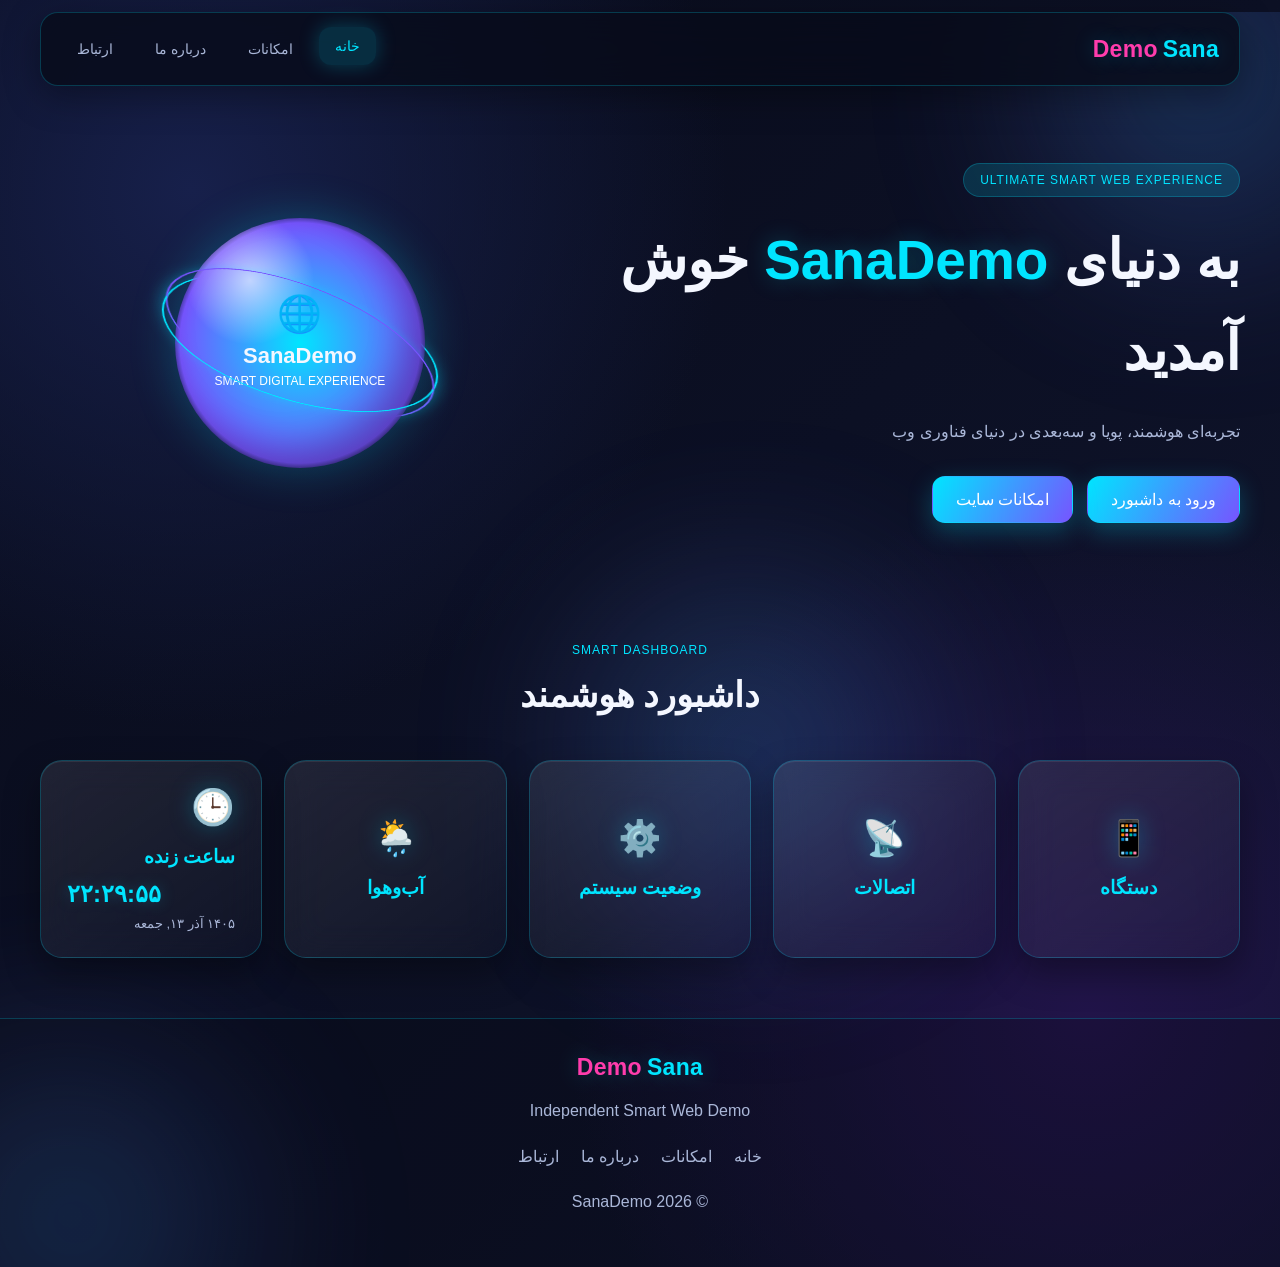
<file: index.html>
<!DOCTYPE html>
<html lang="fa" dir="rtl">

<head>
    <meta charset="UTF-8">
    <meta name="viewport" content="width=device-width, initial-scale=1.0">
    <meta name="theme-color" content="#080b1c">

    <meta name="description" content="SanaDemo یک پروژه مستقل و آزمایشی برای نمایش قابلیت‌های وب، اطلاعات دستگاه و امکانات هوشمند است.">

    <title>SanaDemo | داشبورد هوشمند</title>

    <link rel="stylesheet" href="style.css">
    <script src="script.js" defer></script>
</head>

<body>

    <!-- Background Effects -->
    <div class="background-effects">
        <div class="hero-orb orb-one"></div>
        <div class="hero-orb orb-two"></div>
        <div class="hero-orb orb-three"></div>
    </div>

    <!-- Navigation -->
    <header class="navbar">
        <div class="nav-content">

            <a href="index.html" class="logo">
                Sana<span>Demo</span>
            </a>

            <button class="menu-toggle"
                    id="menu-toggle"
                    aria-label="باز کردن منو"
                    aria-expanded="false">
                ☰
            </button>

            <nav class="nav-links" id="main-navigation">
                <a href="index.html" class="active">خانه</a>
                <a href="features.html">امکانات</a>
                <a href="about.html">درباره ما</a>
                <a href="contact.html">ارتباط</a>
            </nav>

        </div>
    </header>

    <main>

        <!-- Hero -->
        <section class="hero-section">

            <div class="hero-content">

                <span class="hero-badge">
                    ULTIMATE SMART WEB EXPERIENCE
                </span>

                <h1>
                    به دنیای
                    <span>SanaDemo</span>
                    خوش آمدید
                </h1>

                <p>
                    تجربه‌ای هوشمند، پویا و سه‌بعدی
                    در دنیای فناوری وب
                </p>

                <div class="hero-buttons">

                    <a href="#dashboard" class="btn-primary">
                        ورود به داشبورد
                    </a>

                    <a href="features.html" class="btn-secondary">
                        امکانات سایت
                    </a>

                </div>

            </div>

            <div class="hero-visual">

                <div class="float-3d">

                    <div class="hero-visual-inner">
                        <div class="visual-icon">🌐</div>
                        <h2>SanaDemo</h2>
                        <p>SMART DIGITAL EXPERIENCE</p>
                    </div>

                </div>

            </div>

        </section>

        <!-- Main Dashboard -->
        <section class="dashboard-section" id="dashboard">

            <div class="section-title">

                <span>SMART DASHBOARD</span>

                <h2>داشبورد هوشمند</h2>

            </div>

            <div class="dashboard-grid">

                <!-- Device -->
                <a href="device.html"
                   class="dashboard-card device-link-card">

                    <div class="card-icon">📱</div>
                    <h3>دستگاه</h3>

                </a>

                <!-- Connections -->
                <a href="features.html"
                   class="dashboard-card">

                    <div class="card-icon">📡</div>
                    <h3>اتصالات</h3>

                </a>

                <!-- System Status -->
                <a href="features.html"
                   class="dashboard-card">

                    <div class="card-icon">⚙️</div>
                    <h3>وضعیت سیستم</h3>

                </a>

                <!-- Weather -->
                <a href="features.html"
                   class="dashboard-card">

                    <div class="card-icon">🌦️</div>
                    <h3>آب‌وهوا</h3>

                </a>

                <!-- Live Clock -->
                <div class="dashboard-card">

                    <div class="card-icon">🕒</div>

                    <h3>ساعت زنده</h3>

                    <div class="clock-display" id="live-clock">
                        --:--:--
                    </div>

                    <div class="date-display" id="live-date">
                        در حال دریافت تاریخ...
                    </div>

                </div>

            </div>

        </section>

    </main>

    <!-- Footer -->
    <footer>

        <div class="footer-content">

            <a href="index.html" class="logo">
                Sana<span>Demo</span>
            </a>

            <p>
                Independent Smart Web Demo
            </p>

            <div class="footer-links">

                <a href="index.html">خانه</a>
                <a href="features.html">امکانات</a>
                <a href="about.html">درباره ما</a>
                <a href="contact.html">ارتباط</a>

            </div>

            <p class="copyright">
                © 2026 SanaDemo
            </p>

        </div>

    </footer>

</body>
</html>
</file>
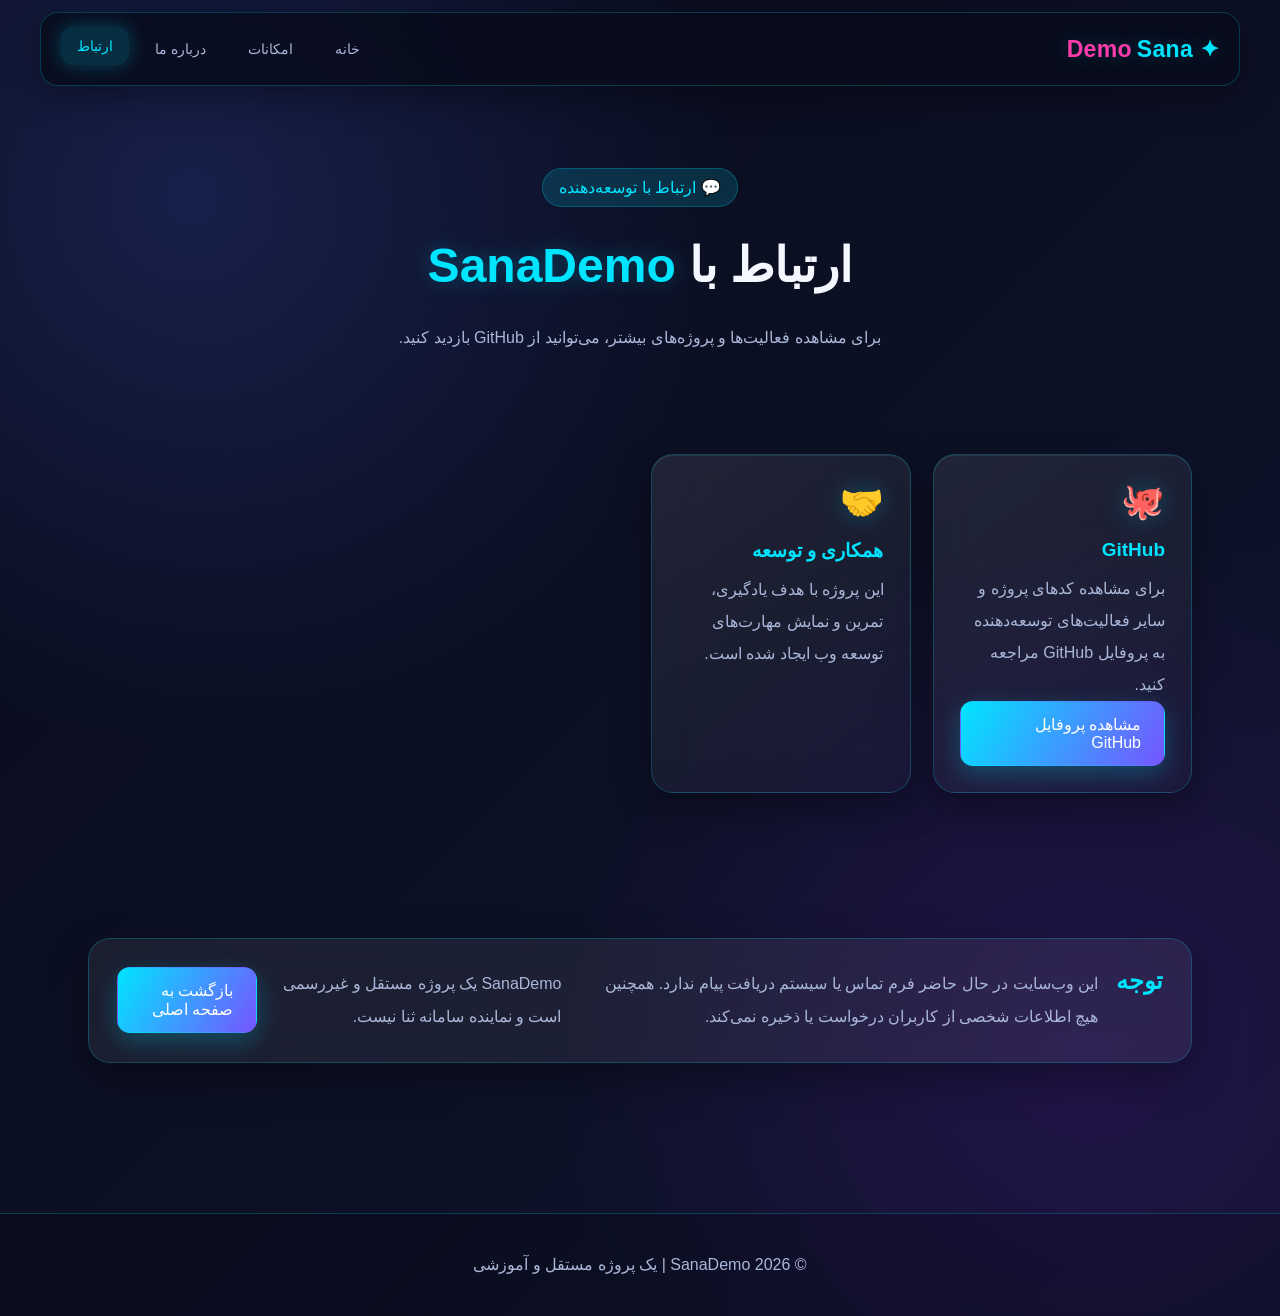
<file: contact.html>
<!DOCTYPE html>
<html lang="fa" dir="rtl">
<head>
    <meta charset="UTF-8">
    <meta name="viewport" content="width=device-width, initial-scale=1.0">
    <meta name="theme-color" content="#080b18">
    <meta name="description" content="راه ارتباط با توسعه‌دهنده پروژه آموزشی SanaDemo.">
    <title>SanaDemo | ارتباط با ما</title>
    <link rel="stylesheet" href="style.css">
</head>
<body>

<header class="navbar">
    <div class="container nav-content">
        <a href="index.html" class="brand">✦ Sana<span>Demo</span></a>

        <nav class="nav-links">
            <a href="index.html">خانه</a>
            <a href="features.html">امکانات</a>
            <a href="about.html">درباره ما</a>
            <a href="contact.html">ارتباط</a>
        </nav>
    </div>
</header>

<main>
    <section class="page-header container">
        <span class="hero-tag">💬 ارتباط با توسعه‌دهنده</span>
        <h1>ارتباط با <span>SanaDemo</span></h1>
        <p>برای مشاهده فعالیت‌ها و پروژه‌های بیشتر، می‌توانید از GitHub بازدید کنید.</p>
    </section>

    <section class="section container">
        <div class="grid">

            <article class="card">
                <div class="card-icon">🐙</div>
                <h3>GitHub</h3>
                <p>
                    برای مشاهده کدهای پروژه و سایر فعالیت‌های توسعه‌دهنده
                    به پروفایل GitHub مراجعه کنید.
                </p>

                <a href="https://github.com/mohamad7899"
                   class="btn"
                   target="_blank"
                   rel="noopener noreferrer">
                    مشاهده پروفایل GitHub
                </a>
            </article>

            <article class="card">
                <div class="card-icon">🤝</div>
                <h3>همکاری و توسعه</h3>
                <p>
                    این پروژه با هدف یادگیری، تمرین و نمایش مهارت‌های
                    توسعه وب ایجاد شده است.
                </p>
            </article>

        </div>
    </section>

    <section class="section container">
        <div class="info-box">
            <h2>توجه</h2>
            <p>
                این وب‌سایت در حال حاضر فرم تماس یا سیستم دریافت پیام ندارد.
                همچنین هیچ اطلاعات شخصی از کاربران درخواست یا ذخیره نمی‌کند.
            </p>

            <p>
                SanaDemo یک پروژه مستقل و غیررسمی است و نماینده سامانه ثنا نیست.
            </p>

            <a href="index.html" class="btn">بازگشت به صفحه اصلی</a>
        </div>
    </section>
</main>

<footer class="footer">
    <p>© 2026 SanaDemo | یک پروژه مستقل و آموزشی</p>
</footer>

<script src="script.js" defer></script>
</body>
</html>
</file>
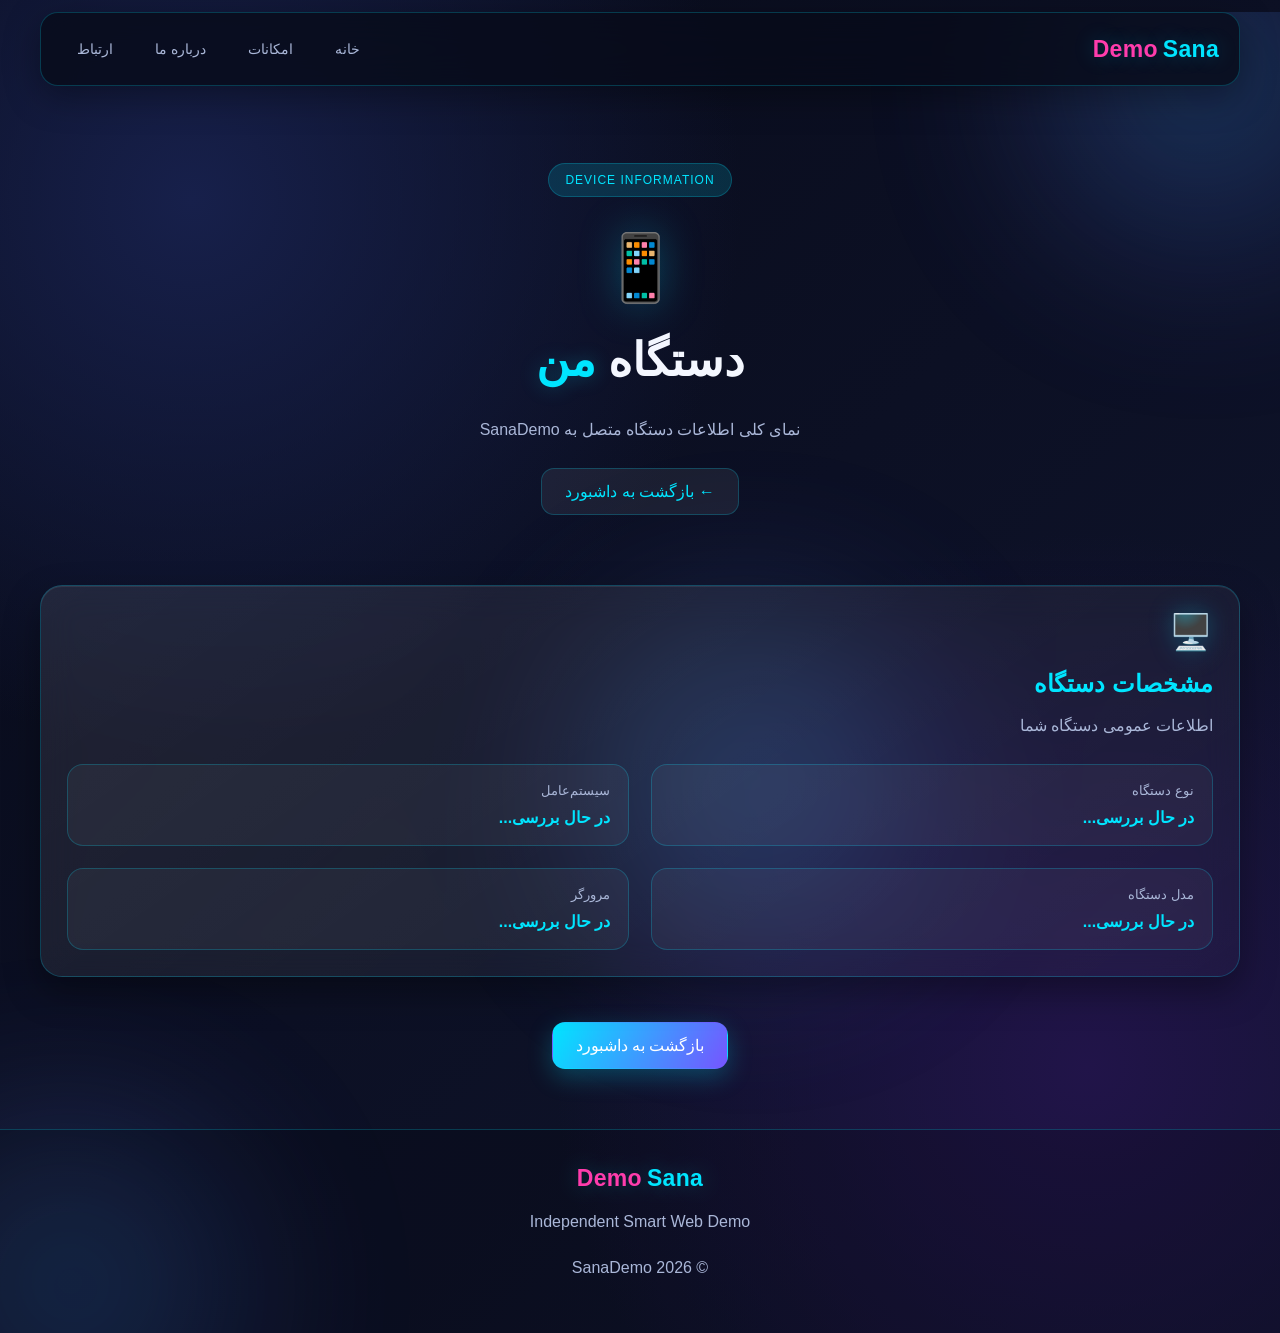
<file: device.html>
<!DOCTYPE html>
<html lang="fa" dir="rtl">
<head>
    <meta charset="UTF-8">
    <meta name="viewport" content="width=device-width, initial-scale=1.0">
    <meta name="theme-color" content="#080b1c">

    <meta name="description" content="نمای کلی دستگاه در SanaDemo">

    <title>SanaDemo | دستگاه من</title>

    <link rel="stylesheet" href="style.css">
    <script src="script.js" defer></script>
</head>

<body data-page="device">

    <!-- Background Effects -->
    <div class="background-effects">
        <div class="hero-orb orb-one"></div>
        <div class="hero-orb orb-two"></div>
        <div class="hero-orb orb-three"></div>
    </div>

    <!-- Navigation -->
    <header class="navbar">
        <div class="nav-content">

            <a href="index.html" class="logo">
                Sana<span>Demo</span>
            </a>

            <button class="menu-toggle"
                    id="menu-toggle"
                    aria-label="باز کردن منو"
                    aria-expanded="false">
                ☰
            </button>

            <nav class="nav-links" id="main-navigation">
                <a href="index.html">خانه</a>
                <a href="features.html">امکانات</a>
                <a href="about.html">درباره ما</a>
                <a href="contact.html">ارتباط</a>
            </nav>

        </div>
    </header>

    <!-- Main Device Page -->
    <main class="device-page">

        <!-- Hero -->
        <section class="device-hero">

            <span class="hero-badge">
                DEVICE INFORMATION
            </span>

            <div class="device-hero-icon">
                📱
            </div>

            <h1>
                دستگاه
                <span>من</span>
            </h1>

            <p>
                نمای کلی اطلاعات دستگاه متصل به SanaDemo
            </p>

            <a href="index.html#dashboard" class="btn-secondary">
                ← بازگشت به داشبورد
            </a>

        </section>

        <!-- Device Overview Card -->
        <section class="device-overview dashboard-card">

            <div class="card-icon">🖥️</div>

            <h2>مشخصات دستگاه</h2>

            <p>
                اطلاعات عمومی دستگاه شما
            </p>

            <div class="device-grid">

                <div class="device-card">
                    <span>نوع دستگاه</span>
                    <strong id="device-type">
                        در حال بررسی...
                    </strong>
                </div>

                <div class="device-card">
                    <span>سیستم‌عامل</span>
                    <strong id="device-os">
                        در حال بررسی...
                    </strong>
                </div>

                <div class="device-card">
                    <span>مدل دستگاه</span>
                    <strong id="device-model">
                        در حال بررسی...
                    </strong>
                </div>

                <div class="device-card">
                    <span>مرورگر</span>
                    <strong id="device-browser">
                        در حال بررسی...
                    </strong>
                </div>

            </div>

        </section>

        <!-- Back Button -->
        <div class="device-back">
            <a href="index.html#dashboard" class="btn-primary">
                بازگشت به داشبورد
            </a>
        </div>

    </main>

    <!-- Footer -->
    <footer>

        <div class="footer-content">

            <a href="index.html" class="logo">
                Sana<span>Demo</span>
            </a>

            <p>Independent Smart Web Demo</p>

            <p class="copyright">
                © 2026 SanaDemo
            </p>

        </div>

    </footer>

</body>
</html>
</file>
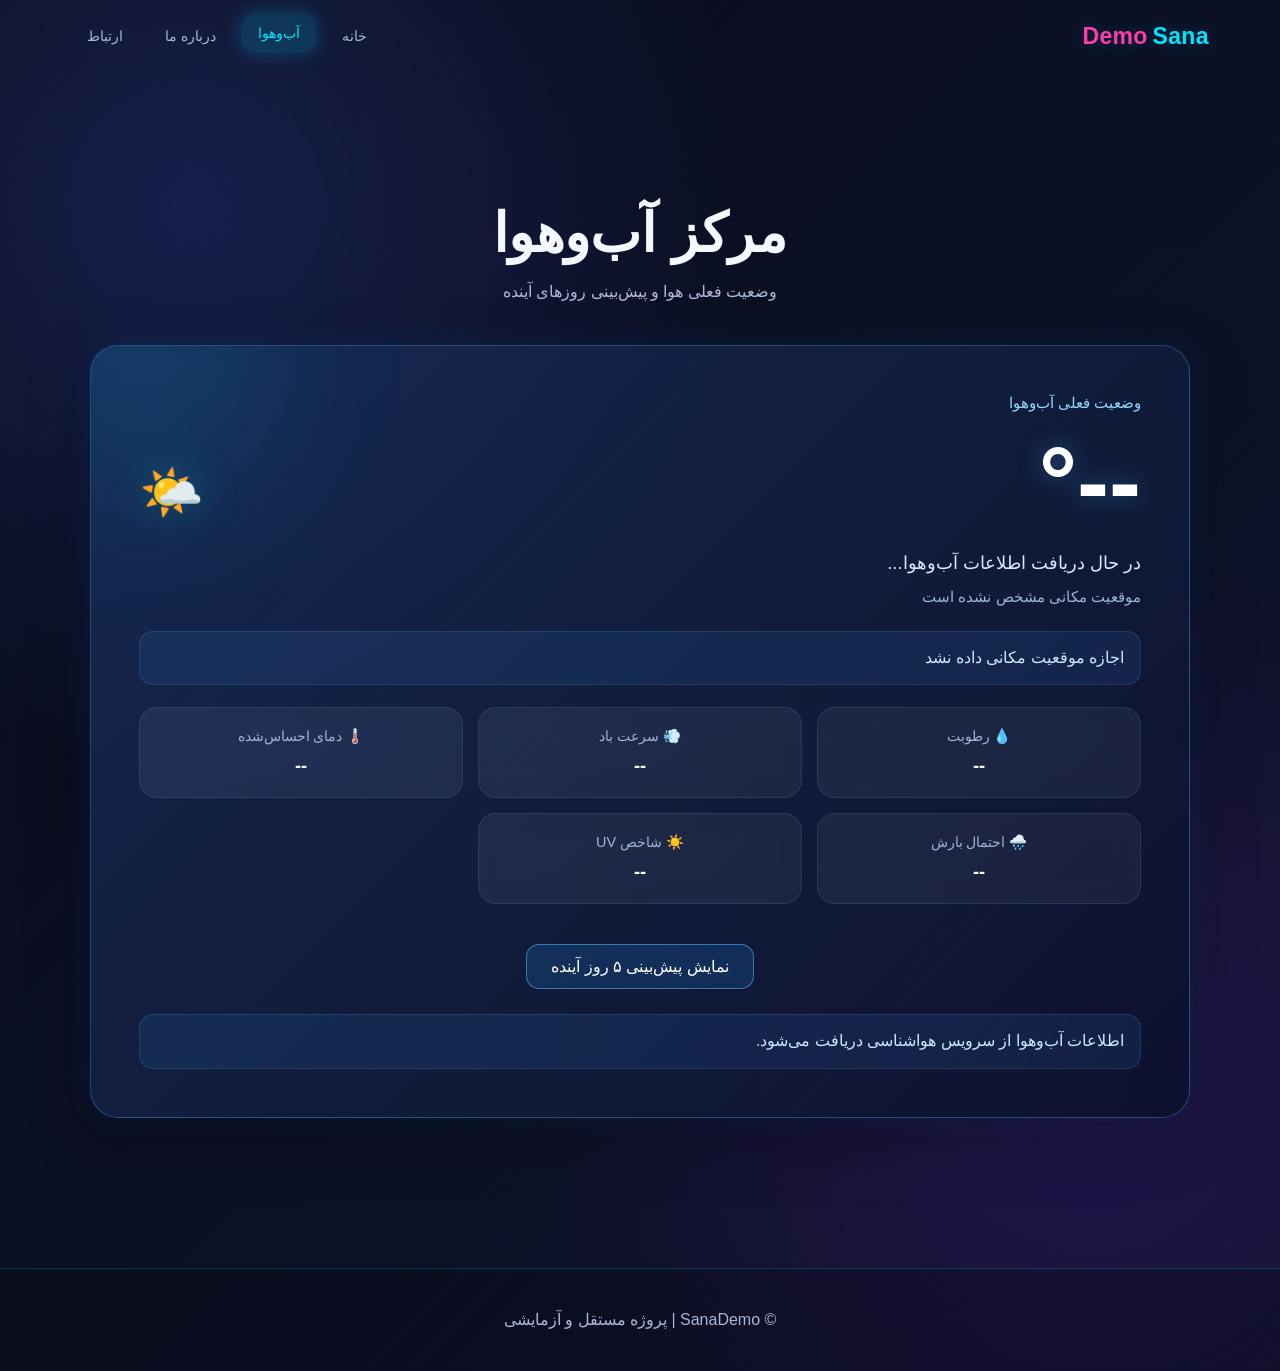
<file: features.html>
<!DOCTYPE html>
<html lang="fa" dir="rtl">
<head>
    <meta charset="UTF-8">
    <meta name="viewport" content="width=device-width, initial-scale=1.0">
    <meta name="theme-color" content="#080b1c">
    <meta name="description" content="مرکز نمایش وضعیت آب‌وهوا و پیش‌بینی روزهای آینده در SanaDemo">
    <title>SanaDemo | مرکز آب‌وهوا</title>

    <link rel="stylesheet" href="style.css">
    <script src="script.js" defer></script>

    <style>
        .weather-page {
            width: min(1100px, 92%);
            margin: 0 auto;
            padding: 65px 0 90px;
        }

        .feature-page-heading {
            text-align: center;
            margin-bottom: 38px;
            animation: weatherEnter 0.8s ease both;
        }

        .feature-page-heading h1 {
            font-size: clamp(2rem, 5vw, 3.4rem);
            margin-bottom: 12px;
        }

        .feature-page-heading p {
            color: #aebbd8;
            line-height: 1.9;
        }

        .weather-card {
            position: relative;
            overflow: hidden;
            padding: clamp(24px, 5vw, 48px);
            border: 1px solid rgba(91, 190, 255, 0.3);
            border-radius: 28px;
            background: linear-gradient(
                135deg,
                rgba(25, 48, 91, 0.78),
                rgba(12, 17, 43, 0.88)
            );
            box-shadow: 0 20px 65px rgba(0, 0, 0, 0.3),
                        0 0 35px rgba(35, 150, 255, 0.12);
            transform-style: preserve-3d;
            animation: weatherEnter 0.9s ease both;
        }

        .weather-card::before {
            content: "";
            position: absolute;
            width: 260px;
            height: 260px;
            border-radius: 50%;
            background: rgba(0, 190, 255, 0.12);
            filter: blur(65px);
            top: -100px;
            left: -70px;
            pointer-events: none;
        }

        .weather-main {
            position: relative;
            display: flex;
            align-items: center;
            justify-content: space-between;
            flex-wrap: wrap;
            gap: 25px;
        }

        .weather-main-info {
            flex: 1;
            min-width: 220px;
        }

        .weather-label {
            color: #91d9ff;
            font-size: 0.95rem;
            margin-bottom: 12px;
        }

        .weather-temperature {
            font-size: clamp(3.5rem, 9vw, 6rem);
            font-weight: 800;
            line-height: 1.2;
            color: #fff;
            text-shadow: 0 0 25px rgba(66, 190, 255, 0.4);
        }

        .weather-description {
            color: #d9eaff;
            font-size: 1.15rem;
            margin-top: 8px;
        }

        .weather-location {
            color: #9fb4d7;
            margin-top: 14px;
            font-size: 0.95rem;
        }

        .weather-icon {
            font-size: clamp(5rem, 13vw, 9rem);
            filter: drop-shadow(0 0 25px rgba(76, 190, 255, 0.45));
            animation: weatherFloat 4s ease-in-out infinite;
        }

        .weather-status {
            position: relative;
            margin-top: 25px;
            padding: 12px 16px;
            border-radius: 14px;
            color: #c9eaff;
            background: rgba(70, 160, 255, 0.1);
            border: 1px solid rgba(100, 190, 255, 0.15);
            line-height: 1.8;
        }

        .weather-details {
            display: grid;
            grid-template-columns: repeat(3, minmax(0, 1fr));
            gap: 15px;
            margin-top: 22px;
        }

        .weather-detail {
            padding: 20px 12px;
            text-align: center;
            border-radius: 18px;
            background: rgba(255, 255, 255, 0.055);
            border: 1px solid rgba(130, 190, 255, 0.13);
            transition: transform 0.3s ease, background 0.3s ease;
        }

        .weather-detail:hover {
            transform: translateY(-6px);
            background: rgba(60, 150, 255, 0.13);
        }

        .weather-detail span {
            display: block;
            color: #9fb4d7;
            font-size: 0.9rem;
            margin-bottom: 10px;
        }

        .weather-detail strong {
            color: #fff;
            font-size: 1.15rem;
        }

        .weather-actions {
            display: flex;
            justify-content: center;
            margin-top: 25px;
        }

        .weather-action {
            border: 1px solid rgba(95, 200, 255, 0.5);
            border-radius: 13px;
            padding: 12px 24px;
            color: #fff;
            background: rgba(25, 130, 220, 0.2);
            font: inherit;
            cursor: pointer;
            transition: 0.3s ease;
        }

        .weather-action:hover {
            background: rgba(25, 150, 255, 0.4);
            box-shadow: 0 0 22px rgba(50, 170, 255, 0.25);
            transform: translateY(-3px);
        }

        .weather-panel {
            display: none;
            margin-top: 25px;
            animation: weatherEnter 0.5s ease both;
        }

        .weather-panel.active {
            display: block;
        }

        .weather-panel h2 {
            margin-bottom: 18px;
            font-size: 1.35rem;
        }

        .weather-forecast {
            display: grid;
            grid-template-columns: repeat(5, minmax(0, 1fr));
            gap: 12px;
        }

        .forecast-item {
            padding: 18px 8px;
            text-align: center;
            border-radius: 16px;
            background: rgba(255, 255, 255, 0.055);
            border: 1px solid rgba(130, 190, 255, 0.13);
        }

        .forecast-item > * {
            display: block;
            margin: 7px auto;
        }

        .forecast-item span {
            color: #aebbd8;
            font-size: 0.85rem;
        }

        .forecast-item strong {
            color: #fff;
        }

        @keyframes weatherFloat {
            0%, 100% { transform: translateY(0) rotate(-3deg); }
            50% { transform: translateY(-15px) rotate(3deg); }
        }

        @keyframes weatherEnter {
            from {
                opacity: 0;
                transform: translateY(25px);
            }
            to {
                opacity: 1;
                transform: translateY(0);
            }
        }

        @media (max-width: 650px) {
            .weather-page {
                padding-top: 40px;
            }

            .weather-details {
                grid-template-columns: repeat(2, minmax(0, 1fr));
            }

            .weather-forecast {
                grid-template-columns: repeat(2, minmax(0, 1fr));
            }

            .weather-main {
                justify-content: center;
                text-align: center;
            }

            .weather-icon {
                order: -1;
            }
        }

        @media (prefers-reduced-motion: reduce) {
            .weather-card,
            .weather-icon,
            .feature-page-heading {
                animation: none;
            }

            .weather-detail,
            .weather-action {
                transition: none;
            }
        }
    </style>
</head>

<body>
    <div class="background-effects" aria-hidden="true">
        <div class="bg-orb"></div>
        <div class="bg-orb"></div>
        <div class="bg-orb"></div>
    </div>

    <header class="container">
        <nav class="nav-content">
            <a href="index.html" class="brand">Sana<span>Demo</span></a>

            <div class="nav-links">
                <a href="index.html">خانه</a>
                <a href="features.html" class="active">آب‌وهوا</a>
                <a href="about.html">درباره ما</a>
                <a href="contact.html">ارتباط</a>
            </div>
        </nav>
    </header>

    <main class="weather-page">
        <section class="feature-page-heading">
            <h1>مرکز آب‌وهوا</h1>
            <p>وضعیت فعلی هوا و پیش‌بینی روزهای آینده</p>
        </section>

        <section class="weather-card" id="weather-card">
            <div class="weather-main">
                <div class="weather-main-info">
                    <div class="weather-label">وضعیت فعلی آب‌وهوا</div>

                    <div class="weather-temperature" id="weather-temperature">
                        --°
                    </div>

                    <div class="weather-description" id="weather-description">
                        در حال دریافت اطلاعات آب‌وهوا...
                    </div>

                    <div class="weather-location" id="weather-location">
                        موقعیت مکانی مشخص نشده است
                    </div>
                </div>

                <div class="weather-icon" id="weather-icon" aria-hidden="true">
                    🌤️
                </div>
            </div>

            <div class="weather-status" id="weather-card-status" role="status" aria-live="polite">
                برای نمایش آب‌وهوای منطقه، اجازه موقعیت مکانی مرورگر لازم است.
            </div>

            <div class="weather-details">
                <div class="weather-detail">
                    <span>💧 رطوبت</span>
                    <strong id="weather-humidity">--</strong>
                </div>

                <div class="weather-detail">
                    <span>💨 سرعت باد</span>
                    <strong id="weather-wind">--</strong>
                </div>

                <div class="weather-detail">
                    <span>🌡️ دمای احساس‌شده</span>
                    <strong id="weather-feels">--</strong>
                </div>

                <div class="weather-detail">
                    <span>🌧️ احتمال بارش</span>
                    <strong id="weather-rain">--</strong>
                </div>

                <div class="weather-detail">
                    <span>☀️ شاخص UV</span>
                    <strong id="weather-uv">--</strong>
                </div>
            </div>

            <div class="weather-actions">
                <button class="weather-action" id="weather-open" type="button">
                    نمایش پیش‌بینی ۵ روز آینده
                </button>
            </div>

            <div class="weather-panel" id="weather-panel">
                <h2>پیش‌بینی آب‌وهوا</h2>

                <div class="weather-status" id="weather-detail-status" role="status">
                    اطلاعات پیش‌بینی در حال بارگذاری است.
                </div>

                <div class="weather-forecast" id="weather-forecast"></div>
            </div>

            <div class="weather-status" id="weather-detail-temp">
                اطلاعات آب‌وهوا از سرویس هواشناسی دریافت می‌شود.
            </div>
        </section>
    </main>

    <footer class="footer">
        <p>© SanaDemo | پروژه مستقل و آزمایشی</p>
    </footer>
</body>
</html>
</file>
<file: style.css>
/* =========================================================
   SanaDemo - Complete Responsive Design
   Neon + Glassmorphism + 3D + Dynamic Weather
========================================================= */

/* ================= ROOT ================= */

:root {
    --bg: #080b1a;
    --bg-secondary: #10152e;

    --primary: #00e5ff;
    --secondary: #7655ff;
    --accent: #ff3cac;

    --text: #f4f7ff;
    --muted: #aab7d8;

    --card-bg: rgba(255,255,255,.065);
    --card-border: rgba(0,229,255,.22);
    --nav-bg: rgba(8,11,26,.82);

    --glow: rgba(0,229,255,.25);
    --shadow: rgba(0,0,0,.35);

    --weather-light: rgba(0,229,255,.15);
    --weather-overlay: rgba(8,11,26,.15);

    --radius: 22px;
    --transition: .35s ease;

    --container: 1200px;
}

/* ================= RESET ================= */

* {
    margin: 0;
    padding: 0;
    box-sizing: border-box;
}

html {
    scroll-behavior: smooth;
    scroll-padding-top: 100px;
}

body {
    min-height: 100vh;
    overflow-x: hidden;

    font-family: Tahoma, Arial, sans-serif;
    color: var(--text);

    background:
        radial-gradient(circle at 15% 15%, #17204b 0%, transparent 35%),
        radial-gradient(circle at 85% 80%, #211449 0%, transparent 35%),
        linear-gradient(135deg, var(--bg), var(--bg-secondary));

    transition: background 1.2s ease, color .8s ease;

    perspective: 1200px;
    position: relative;
    isolation: isolate;
}

a {
    color: inherit;
    text-decoration: none;
}

button {
    font-family: inherit;
}

img {
    max-width: 100%;
}

p {
    line-height: 2;
}

button,
a {
    -webkit-tap-highlight-color: transparent;
}

/* ================= WEATHER THEMES ================= */

body[data-weather="sunny"] {
    --primary: #ffd166;
    --secondary: #ff9f43;
    --accent: #ffcf56;
    --glow: rgba(255,190,60,.3);
    --weather-light: rgba(255,190,60,.22);

    background:
        radial-gradient(circle at 50% 5%, #60451e 0%, transparent 38%),
        linear-gradient(135deg, #151629, #30233a);
}

body[data-weather="partly-cloudy"] {
    --primary: #7bdff2;
    --secondary: #6c83d9;
    --accent: #ffe08a;
    --weather-light: rgba(100,180,255,.2);

    background:
        radial-gradient(circle at 70% 10%, #243d67, transparent 40%),
        linear-gradient(135deg, #101b31, #202b49);
}

body[data-weather="cloudy"] {
    --primary: #9bb7d4;
    --secondary: #657b99;
    --accent: #c6d3e0;
    --glow: rgba(140,180,220,.2);
    --weather-light: rgba(130,160,190,.17);

    background:
        radial-gradient(circle at 50% 0%, #35465e, transparent 48%),
        linear-gradient(135deg, #111827, #252f40);
}

body[data-weather="rainy"] {
    --primary: #42c8ff;
    --secondary: #4169e1;
    --accent: #79aaff;
    --glow: rgba(40,150,255,.3);
    --weather-light: rgba(25,120,220,.18);

    background:
        radial-gradient(circle at 20% 10%, #183b65, transparent 40%),
        linear-gradient(135deg, #071525, #102b49);
}

body[data-weather="snowy"] {
    --primary: #b9ecff;
    --secondary: #8caeea;
    --accent: #ffffff;
    --glow: rgba(160,225,255,.35);
    --weather-light: rgba(200,240,255,.2);

    background:
        radial-gradient(circle at 50% 0%, #314b72, transparent 45%),
        linear-gradient(135deg, #0c1b32, #1b3150);
}

body[data-weather="stormy"] {
    --primary: #b69cff;
    --secondary: #7448d8;
    --accent: #d6c6ff;
    --glow: rgba(140,80,255,.3);
    --weather-light: rgba(120,70,220,.16);

    background:
        radial-gradient(circle at 50% 0%, #382354, transparent 45%),
        linear-gradient(135deg, #080817, #17122d);
}

body[data-weather="foggy"] {
    --primary: #b7c7d8;
    --secondary: #8196a9;
    --accent: #dce7ee;
    --weather-light: rgba(210,225,235,.18);

    background:
        linear-gradient(135deg, #202d3b, #3a4857);
}

body[data-weather="sunrise"] {
    --primary: #ffb36b;
    --secondary: #ff6b8a;
    --accent: #ffd6a5;
    --weather-light: rgba(255,140,100,.25);

    background:
        radial-gradient(circle at 50% 0%, #743c54, transparent 48%),
        linear-gradient(135deg, #20152d, #492c4b);
}

body[data-weather="night"] {
    --primary: #9cafff;
    --secondary: #6657c9;
    --accent: #d0d5ff;
    --weather-light: rgba(120,130,255,.15);

    background:
        radial-gradient(circle at 80% 10%, #252a62, transparent 40%),
        linear-gradient(135deg, #070a20, #151735);
}

/* Weather overlays */

body::before,
body::after {
    content: "";
    position: fixed;
    inset: 0;
    pointer-events: none;
    z-index: -1;
    opacity: 0;
    transition: opacity 1s ease;
}

body::before {
    background:
        radial-gradient(circle at 50% 10%,
        var(--weather-light),
        transparent 55%);
}

body::after {
    background: var(--weather-overlay);
}

body[data-weather="sunny"]::before,
body[data-weather="partly-cloudy"]::before,
body[data-weather="cloudy"]::before,
body[data-weather="sunrise"]::before,
body[data-weather="night"]::before {
    opacity: 1;
}

body[data-weather="rainy"]::before {
    opacity: 1;
    background:
        repeating-linear-gradient(
            110deg,
            transparent 0 35px,
            rgba(100,190,255,.12) 36px,
            transparent 38px
        );
    animation: rainMove .7s linear infinite;
}

@keyframes rainMove {
    from { background-position: 0 0; }
    to { background-position: -40px 100px; }
}

body[data-weather="snowy"]::before {
    opacity: 1;

    background-image:
        radial-gradient(circle, rgba(255,255,255,.9) 1.5px, transparent 2px),
        radial-gradient(circle, rgba(200,235,255,.8) 2px, transparent 3px),
        radial-gradient(circle, rgba(255,255,255,.65) 1px, transparent 2px);

    background-size: 90px 90px, 140px 140px, 65px 65px;

    animation: snowFall 12s linear infinite;
}

@keyframes snowFall {
    from {
        background-position: 0 -100px, 40px -150px, 20px -80px;
    }
    to {
        background-position: 40px 100vh, -30px 100vh, 80px 100vh;
    }
}

body[data-weather="stormy"]::before {
    opacity: 1;
    animation: stormFlash 8s infinite;
}

@keyframes stormFlash {
    0%, 88%, 91%, 100% { opacity: .15; }
    89%, 90% { opacity: .85; }
}

body[data-weather="foggy"]::before {
    opacity: 1;

    background:
        linear-gradient(
            110deg,
            transparent,
            rgba(220,235,245,.12),
            transparent
        );

    animation: fogMove 12s ease-in-out infinite alternate;
}

@keyframes fogMove {
    from { transform: translateX(-15%); }
    to { transform: translateX(15%); }
}

/* ================= BACKGROUND EFFECTS ================= */

.background-effects {
    position: fixed;
    inset: 0;
    overflow: hidden;
    pointer-events: none;
    z-index: -1;
}

.bg-orb,
.hero-orb {
    position: absolute;
    border-radius: 50%;
    pointer-events: none;
}

.bg-orb {
    width: 350px;
    height: 350px;
    filter: blur(90px);
    opacity: .2;
    animation: orbFloat 12s ease-in-out infinite alternate;
}

.orb-one {
    top: -100px;
    right: -100px;
    background: var(--primary);
}

.orb-two {
    bottom: -130px;
    left: -100px;
    background: var(--secondary);
    animation-delay: -4s;
}

.orb-three {
    top: 45%;
    left: 45%;
    width: 220px;
    height: 220px;
    background: var(--accent);
    opacity: .1;
    animation-delay: -7s;
}

.hero-orb {
    width: 350px;
    height: 350px;
    filter: blur(90px);
    opacity: .22;
    animation: orbFloat 12s ease-in-out infinite alternate;
}

@keyframes orbFloat {
    from {
        transform: translate3d(0,0,0) scale(1);
    }
    to {
        transform: translate3d(60px,-70px,0) scale(1.2);
    }
}

/* ================= CONTAINER ================= */

.container {
    width: min(var(--container), 92%);
    margin-inline: auto;
    position: relative;
    z-index: 1;
}

main {
    width: min(var(--container), 94%);
    margin-inline: auto;
    position: relative;
    z-index: 1;
}

/* ================= NAVBAR ================= */

.navbar {
    position: sticky;
    top: 12px;
    z-index: 1000;

    width: min(var(--container), 94%);
    margin: 12px auto;

    border: 1px solid var(--card-border);
    border-radius: 18px;

    background: var(--nav-bg);
    backdrop-filter: blur(22px);
    -webkit-backdrop-filter: blur(22px);

    box-shadow: 0 10px 35px var(--shadow);

    transition:
        background 1s ease,
        border-color 1s ease,
        box-shadow 1s ease;
}

.nav-content {
    width: 100%;
    min-height: 72px;
    padding: 10px 20px;

    display: flex;
    align-items: center;
    justify-content: space-between;
    gap: 20px;
}

.brand,
.logo {
    display: inline-flex;
    align-items: center;
    gap: 5px;

    font-size: 23px;
    font-weight: 900;
    color: var(--primary);

    letter-spacing: .3px;
    white-space: nowrap;

    text-shadow: 0 0 20px var(--glow);
}

.brand span,
.logo span {
    color: var(--accent);
}

.nav-links {
    display: flex;
    align-items: center;
    gap: 10px;
}

.nav-links a {
    display: inline-block;
    padding: 11px 16px;

    border-radius: 12px;

    color: var(--muted);
    font-size: 14px;

    transition: var(--transition);
}

.nav-links a:hover,
.nav-links a.active {
    color: var(--primary);
    background: var(--weather-light);
    box-shadow: 0 0 20px var(--glow);
    transform: translateY(-3px);
}

.menu-toggle {
    display: none;

    border: 1px solid var(--card-border);
    background: var(--card-bg);
    color: var(--primary);

    font-size: 25px;
    padding: 7px 12px;
    border-radius: 10px;

    cursor: pointer;
}

/* ================= HERO ================= */

.hero,
.hero-section {
    width: 100%;
    min-height: 450px;
    padding: 65px 0;

    display: grid;
    grid-template-columns: 1.1fr .9fr;
    align-items: center;
    gap: 45px;

    position: relative;
    z-index: 1;
}

.hero-content {
    min-width: 0;
    animation: heroEnter 1s ease both;
}

@keyframes heroEnter {
    from {
        opacity: 0;
        transform: translateY(35px);
    }
    to {
        opacity: 1;
        transform: translateY(0);
    }
}

.hero-badge {
    display: inline-block;
    padding: 9px 16px;
    border-radius: 30px;

    color: var(--primary);
    background: var(--weather-light);
    border: 1px solid var(--card-border);

    font-size: 12px;
    letter-spacing: 1px;
    margin-bottom: 18px;
}

.hero h1,
.hero-content h1 {
    font-size: clamp(32px, 5vw, 55px);
    line-height: 1.65;
    margin-bottom: 18px;
}

.hero h1 span,
.hero-content h1 span,
.page-header h1 span {
    color: var(--primary);
    text-shadow: 0 0 22px var(--glow);
}

.gradient-text {
    background: linear-gradient(
        110deg,
        var(--primary),
        var(--secondary),
        var(--accent)
    );

    background-size: 200% auto;
    -webkit-background-clip: text;
    background-clip: text;
    color: transparent;

    animation: gradientMove 6s linear infinite;
}

@keyframes gradientMove {
    to { background-position: 200% center; }
}

.hero p,
.hero-content p {
    color: var(--muted);
    line-height: 2.1;
    max-width: 650px;
}

.hero-buttons {
    display: flex;
    flex-wrap: wrap;
    gap: 14px;
    margin-top: 28px;
}

.hero-stats {
    display: flex;
    flex-wrap: wrap;
    gap: 25px;
    margin-top: 35px;
}

.hero-stats strong {
    display: block;
    color: var(--primary);
    font-size: 25px;
}

.hero-stats span {
    color: var(--muted);
    font-size: 13px;
}

/* ================= BUTTONS ================= */

.btn,
.btn-primary,
.btn-secondary,
.hero-buttons a {
    display: inline-flex;
    align-items: center;
    justify-content: center;

    padding: 13px 23px;
    border-radius: 13px;

    color: white;
    border: 1px solid transparent;

    background: linear-gradient(
        120deg,
        var(--primary),
        var(--secondary)
    );

    box-shadow: 0 8px 25px var(--glow);
    transition: var(--transition);
    cursor: pointer;
}

.btn-secondary {
    background: var(--card-bg);
    border-color: var(--card-border);
    color: var(--primary);
    box-shadow: none;
}

.btn:hover,
.btn-primary:hover,
.btn-secondary:hover,
.hero-buttons a:hover {
    transform: translateY(-5px) scale(1.035);
    box-shadow: 0 12px 35px var(--glow);
}

/* ================= 3D HERO VISUAL ================= */

.hero-visual {
    position: relative;
    min-height: 350px;

    display: flex;
    align-items: center;
    justify-content: center;

    transform-style: preserve-3d;
    transition: transform .2s ease-out;
}

.hero-orb {
    display: flex;
    align-items: center;
    justify-content: center;

    background:
        radial-gradient(circle at 35% 30%,
        rgba(255,255,255,.35),
        transparent 30%),
        radial-gradient(circle at center,
        var(--primary),
        var(--secondary) 65%,
        transparent 72%);

    box-shadow:
        0 0 45px var(--glow),
        inset -20px -20px 45px rgba(0,0,0,.3);

    animation: floating3D 6s ease-in-out infinite;
    transform-style: preserve-3d;
}

.hero-orb::before,
.hero-orb::after {
    content: "";
    position: absolute;
    inset: -20px;

    border: 2px solid var(--primary);
    border-radius: 50%;

    transform: rotateX(65deg) rotateY(15deg);
    box-shadow: 0 0 20px var(--glow);
}

.hero-orb::after {
    transform: rotateX(-65deg) rotateY(-20deg);
    border-color: var(--secondary);
}

.float-3d {
    width: 250px;
    height: 250px;
    border-radius: 50%;

    display: flex;
    align-items: center;
    justify-content: center;

    position: relative;
    transform-style: preserve-3d;

    background:
        radial-gradient(circle at 30% 25%,
        rgba(255,255,255,.65),
        transparent 25%),
        radial-gradient(circle at center,
        var(--primary),
        var(--secondary) 68%,
        transparent 75%);

    box-shadow:
        0 0 45px var(--glow),
        inset -18px -18px 35px rgba(0,0,0,.25);

    animation: floating3D 6s ease-in-out infinite;
}

.float-3d::before,
.float-3d::after {
    content: "";
    position: absolute;
    inset: -18px;

    border: 2px solid var(--primary);
    border-radius: 50%;

    transform: rotateX(65deg) rotateY(15deg);
    box-shadow: 0 0 18px var(--glow);
}

.float-3d::after {
    transform: rotateX(-65deg) rotateY(-20deg);
    border-color: var(--secondary);
}

.hero-visual-inner {
    text-align: center;
    position: relative;
    z-index: 2;
    transform: translateZ(35px);
}

.visual-icon {
    font-size: 36px;
    margin-bottom: 8px;
}

.hero-visual-inner h2 {
    font-size: 22px;
}

.hero-visual-inner p {
    font-size: 12px;
    color: white;
}

.orb-ring {
    position: absolute;
    inset: -45px;
    border: 1px solid var(--primary);
    border-radius: 50%;
    transform: rotateX(65deg);
    animation: ringRotate 12s linear infinite;
}

.orb-core {
    width: 100px;
    height: 100px;
    border-radius: 50%;

    background: radial-gradient(
        circle at 30% 30%,
        white,
        var(--primary),
        var(--secondary)
    );

    box-shadow: 0 0 45px var(--primary);
    transform: translateZ(55px);
}

@keyframes floating3D {
    0%, 100% {
        transform: translateY(0) rotateY(0deg);
    }
    50% {
        transform: translateY(-20px) rotateY(12deg);
    }
}

@keyframes ringRotate {
    to {
        transform: rotateX(65deg) rotateZ(360deg);
    }
}

.floating-label {
    position: absolute;
    padding: 12px 17px;

    border: 1px solid var(--card-border);
    border-radius: 13px;

    background: var(--card-bg);
    backdrop-filter: blur(15px);

    color: var(--primary);
    box-shadow: 0 0 25px var(--glow);

    animation: labelFloat 5s ease-in-out infinite;
}

.floating-label:nth-child(2) {
    top: 10%;
    right: 0;
}

.floating-label:nth-child(3) {
    bottom: 10%;
    left: 0;
    animation-delay: -2s;
}

@keyframes labelFloat {
    50% {
        transform: translateY(-15px) translateZ(30px);
    }
}

/* ================= SECTION HEADINGS ================= */

.section {
    padding: 55px 0;
}

.section-heading,
.section-title {
    text-align: center;
    margin-bottom: 35px;
}

.section-title {
    margin: 35px 0;
}

.section-heading h2,
.section-title h2 {
    font-size: clamp(24px, 4vw, 35px);
    line-height: 1.7;
    margin-bottom: 12px;
}

.section-heading p,
.section-title p {
    color: var(--muted);
    line-height: 2;
}

.section-title > span {
    display: block;
    color: var(--primary);
    font-size: 12px;
    letter-spacing: 1px;
    margin-bottom: 8px;
}

/* ================= PAGE HEADERS ================= */

.page-header {
    text-align: center;
    padding: 70px 0 45px;
}

.page-header h1 {
    font-size: clamp(30px, 5vw, 48px);
    line-height: 1.7;
    margin-bottom: 15px;
}

.page-header p {
    color: var(--muted);
    line-height: 2;
}

.hero-tag {
    display: inline-block;
    padding: 9px 16px;
    margin-bottom: 18px;
    border-radius: 30px;
    color: var(--primary);
    background: var(--weather-light);
    border: 1px solid var(--card-border);
}

/* ================= MAIN SECTIONS ================= */

.dashboard-section,
.monitoring-section,
.features-section,
.device-detail-section {
    width: 100%;
    margin: 55px auto;
    position: relative;
    z-index: 1;
}

/* ================= GRIDS ================= */

.dashboard-grid,
.monitor-grid,
.features-grid,
.features-page-grid,
.grid,
.device-grid,
.device-detail-grid {
    display: grid;
    gap: 22px;
}

.dashboard-grid {
    grid-template-columns: repeat(5, minmax(0, 1fr));
}

.monitor-grid {
    grid-template-columns: repeat(4, minmax(0, 1fr));
}

.features-grid,
.features-page-grid,
.grid {
    grid-template-columns: repeat(4, minmax(0, 1fr));
}

.device-grid,
.device-detail-grid {
    grid-template-columns: repeat(2, minmax(0, 1fr));
}

/* ================= 3D GLASS CARDS ================= */

.card,
.dashboard-card,
.monitor-item {
    position: relative;
    overflow: hidden;

    min-width: 0;
    padding: 26px;

    border-radius: var(--radius);
    border: 1px solid var(--card-border);

    background:
        linear-gradient(
            145deg,
            rgba(255,255,255,.09),
            rgba(255,255,255,.025)
        );

    backdrop-filter: blur(18px);
    -webkit-backdrop-filter: blur(18px);

    box-shadow:
        0 15px 35px var(--shadow),
        inset 0 1px 0 rgba(255,255,255,.08);

    transform-style: preserve-3d;

    transition:
        transform .25s ease,
        border-color .8s ease,
        background 1s ease,
        box-shadow .8s ease;

    animation: cardFloat 7s ease-in-out infinite;
}

.card:nth-child(2n),
.dashboard-card:nth-child(2n) {
    animation-delay: -3s;
}

.card::before,
.dashboard-card::before,
.monitor-item::before {
    content: "";
    position: absolute;
    inset: -1px;

    background: radial-gradient(
        circle at var(--mouse-x, 50%) var(--mouse-y, 50%),
        var(--glow),
        transparent 45%
    );

    opacity: 0;
    transition: opacity .3s ease;
    pointer-events: none;
}

.card:hover::before,
.dashboard-card:hover::before,
.monitor-item:hover::before {
    opacity: 1;
}

.card:hover,
.dashboard-card:hover,
.monitor-item:hover {
    transform: translateY(-10px) scale(1.02);

    border-color: var(--primary);

    box-shadow:
        0 25px 55px var(--shadow),
        0 0 30px var(--glow);
}

.card > *,
.dashboard-card > *,
.monitor-item > * {
    position: relative;
    z-index: 1;
    transform: translateZ(18px);
}

@keyframes cardFloat {
    0%, 100% {
        translate: 0 0;
    }
    50% {
        translate: 0 -5px;
    }
}

.card h3,
.dashboard-card h3,
.monitor-item h3 {
    margin-bottom: 12px;
    color: var(--primary);
    font-size: 19px;
}

.card p,
.dashboard-card p,
.monitor-item p {
    color: var(--muted);
    line-height: 2;
}

.card-icon {
    font-size: 35px;
    margin-bottom: 17px;
    filter: drop-shadow(0 0 12px var(--glow));
}

.card a:not(.btn) {
    display: inline-block;
    margin-top: 12px;
    color: var(--primary);
}

/* ================= DASHBOARD ================= */

.dashboard-card {
    min-height: 165px;
}

.dashboard-card strong,
.monitor-item strong {
    color: var(--primary);
    font-size: 18px;
}

a.dashboard-card {
    display: flex;
    flex-direction: column;
    align-items: center;
    justify-content: center;
    text-align: center;

    min-height: 165px;
    color: var(--text);
    cursor: pointer;
}

a.dashboard-card h3 {
    margin-bottom: 0;
}

a.dashboard-card:hover {
    text-decoration: none;
}

/* Clock */

.clock-display {
    color: var(--primary);
    font-size: 24px;
    font-weight: bold;
    direction: ltr;
    text-shadow: 0 0 15px var(--glow);
    margin: 8px 0;
}

.date-display {
    color: var(--muted);
    font-size: 13px;
}

/* ================= MONITORING ================= */

.monitor-item {
    min-height: 145px;
}

.monitor-icon {
    display: block;
    font-size: 27px;
    margin-bottom: 14px;
}

/* ================= WEATHER ================= */

.weather-card {
    cursor: pointer;
    min-height: 260px;
}

.weather-card .weather-icon {
    font-size: 52px;
    filter: drop-shadow(0 0 20px var(--glow));
}

.weather-icon {
    font-size: 52px;
    margin-bottom: 15px;
    animation: weatherFloat 3s ease-in-out infinite;
}

@keyframes weatherFloat {
    0%, 100% {
        transform: translateY(0) rotate(-5deg);
    }
    50% {
        transform: translateY(-12px) rotate(5deg);
    }
}

.weather-temperature {
    color: var(--primary);
    font-size: 38px;
    font-weight: bold;
    margin: 12px 0;
    text-shadow: 0 0 20px var(--glow);
}

.weather-action {
    display: inline-block;
    margin-top: 15px;
    padding: 12px 20px;

    border: 1px solid var(--card-border);
    border-radius: 12px;

    background: linear-gradient(
        120deg,
        var(--primary),
        var(--secondary)
    );

    color: white;
    cursor: pointer;
    transition: var(--transition);
}

.weather-action:hover {
    transform: translateY(-4px) scale(1.04);
    box-shadow: 0 0 25px var(--glow);
}

.weather-panel {
    display: none;
    position: relative;
    z-index: 2;

    padding: 28px;
    margin-top: 25px;

    border: 1px solid var(--card-border);
    border-radius: var(--radius);

    background: rgba(10,15,35,.88);
    backdrop-filter: blur(22px);

    box-shadow: 0 20px 50px var(--shadow);
}

.weather-panel.active {
    display: block;
    animation: panelAppear .4s ease;
}

@keyframes panelAppear {
    from {
        opacity: 0;
        transform: translateY(20px);
    }
    to {
        opacity: 1;
        transform: translateY(0);
    }
}

.weather-details,
.weather-forecast {
    display: grid;
    grid-template-columns: repeat(auto-fit, minmax(130px, 1fr));
    gap: 15px;
    margin-top: 22px;
}

.weather-detail,
.forecast-item {
    padding: 17px;
    border-radius: 15px;

    background: rgba(255,255,255,.06);
    border: 1px solid var(--card-border);

    backdrop-filter: blur(12px);
    transition: var(--transition);
}

.weather-detail:hover,
.forecast-item:hover {
    transform: translateY(-6px);
    box-shadow: 0 0 20px var(--glow);
}

.weather-detail strong {
    display: block;
    margin-top: 8px;
    color: var(--primary);
    font-size: 19px;
}

.weather-status,
.weather-note {
    color: var(--muted);
    margin-top: 12px;
    line-height: 1.9;
}

.weather-forecast {
    grid-template-columns: repeat(auto-fit, minmax(130px, 1fr));
}

.forecast-item {
    text-align: center;
}

/* ================= INFO BOX ================= */

.info-box {
    display: flex;
    align-items: flex-start;
    gap: 18px;

    padding: 28px;
    margin: 35px 0;

    border: 1px solid var(--card-border);
    border-radius: var(--radius);

    background: var(--card-bg);
    backdrop-filter: blur(18px);

    box-shadow: 0 15px 40px var(--shadow);
}

.info-box-icon {
    font-size: 30px;
    flex-shrink: 0;
}

.info-box h3,
.info-box h2 {
    color: var(--primary);
    margin-bottom: 14px;
}

.info-box p {
    color: var(--muted);
    line-height: 2.1;
}

.info-box a:not(.btn) {
    display: inline-block;
    margin-top: 12px;
    color: var(--primary);
}

/* ================= FEATURES PAGE ================= */

.feature-page-heading {
    text-align: center;
    margin: 65px 0 30px;
}

.feature-page-heading h1 {
    margin-bottom: 12px;
}

.features-page-grid {
    grid-template-columns: repeat(auto-fit, minmax(230px, 1fr));
    margin-top: 30px;
}

/* ================= DEVICE PAGE ================= */

.device-page {
    width: min(var(--container), 94%);
    margin-inline: auto;
}

.device-hero {
    text-align: center;
    padding: 65px 0 45px;
}

.device-hero h1 {
    font-size: clamp(30px, 5vw, 46px);
    line-height: 1.7;
    margin: 15px 0;
}

.device-hero h1 span {
    color: var(--primary);
    text-shadow: 0 0 20px var(--glow);
}

.device-hero p {
    color: var(--muted);
    margin-bottom: 22px;
}

.device-hero-icon {
    font-size: 65px;
    margin: 15px 0;
    filter: drop-shadow(0 0 20px var(--glow));
    animation: weatherFloat 4s ease-in-out infinite;
}

.device-overview {
    margin: 25px 0 45px;
}

.device-overview h2 {
    color: var(--primary);
    margin-bottom: 12px;
}

.device-grid {
    margin-top: 22px;
    grid-template-columns: repeat(2, minmax(0, 1fr));
}

.device-card {
    min-width: 0;
    padding: 18px;

    border: 1px solid var(--card-border);
    border-radius: 16px;

    background: rgba(255,255,255,.045);
    transition: var(--transition);
}

.device-card:hover {
    transform: translateY(-5px);
    border-color: var(--primary);
    box-shadow: 0 0 20px var(--glow);
}

.device-card span {
    display: block;
    color: var(--muted);
    font-size: 13px;
    margin-bottom: 10px;
}

.device-card strong {
    display: block;
    color: var(--primary);
    font-size: 16px;
    overflow-wrap: anywhere;
}

.device-detail-section {
    margin: 50px 0;
}

.device-detail-grid {
    grid-template-columns: repeat(4, minmax(0, 1fr));
}

.device-detail-grid .dashboard-card {
    min-height: 155px;
}

.device-detail-grid .dashboard-card strong {
    overflow-wrap: anywhere;
}

.device-back {
    text-align: center;
    margin: 45px 0;
}

/* ================= REVEAL ANIMATION ================= */

.reveal {
    opacity: 0;
    transform: translateY(35px) scale(.97);
    transition: opacity .8s ease, transform .8s ease;
}

.reveal.visible {
    opacity: 1;
    transform: translateY(0) scale(1);
}

/* ================= BACK TO TOP ================= */

.back-to-top {
    position: fixed;
    bottom: 25px;
    left: 25px;
    z-index: 2000;

    width: 48px;
    height: 48px;

    border: 1px solid var(--card-border);
    border-radius: 15px;

    color: white;
    background: linear-gradient(
        120deg,
        var(--primary),
        var(--secondary)
    );

    font-size: 25px;
    cursor: pointer;

    opacity: 0;
    visibility: hidden;

    transform: translateY(20px);
    transition: var(--transition);

    box-shadow: 0 0 20px var(--glow);
}

.back-to-top.show {
    opacity: 1;
    visibility: visible;
    transform: translateY(0);
}

.back-to-top:hover {
    transform: translateY(-6px) scale(1.1);
}

/* ================= FOOTER ================= */

footer,
.footer {
    position: relative;
    z-index: 1;

    width: 100%;
    margin-top: 60px;
    padding: 35px 15px;

    text-align: center;
    color: var(--muted);

    border-top: 1px solid var(--card-border);
    background: rgba(0,0,0,.18);
}

.footer-content {
    width: min(var(--container), 94%);
    margin-inline: auto;
}

.footer-content > * {
    margin-bottom: 14px;
}

.footer-links {
    display: flex;
    justify-content: center;
    flex-wrap: wrap;
    gap: 22px;
    margin: 20px 0;
}

.footer-links a {
    color: var(--muted);
    transition: var(--transition);
}

.footer-links a:hover {
    color: var(--primary);
}

/* ================= SCROLLBAR ================= */

::-webkit-scrollbar {
    width: 9px;
}

::-webkit-scrollbar-track {
    background: var(--bg);
}

::-webkit-scrollbar-thumb {
    background: linear-gradient(
        var(--primary),
        var(--secondary)
    );
    border-radius: 20px;
}

/* ================= RESPONSIVE TABLET ================= */

@media (max-width: 1050px) {

    .dashboard-grid {
        grid-template-columns: repeat(3, minmax(0, 1fr));
    }

    .monitor-grid {
        grid-template-columns: repeat(2, minmax(0, 1fr));
    }

    .features-grid,
    .grid {
        grid-template-columns: repeat(2, minmax(0, 1fr));
    }

    .device-detail-grid {
        grid-template-columns: repeat(2, minmax(0, 1fr));
    }
}

/* ================= RESPONSIVE MOBILE ================= */

@media (max-width: 700px) {

    .navbar {
        width: 94%;
    }

    .nav-content {
        position: relative;
        min-height: 65px;
    }

    .menu-toggle {
        display: block;
    }

    .nav-links {
        position: absolute;
        top: calc(100% + 10px);
        right: 0;
        left: 0;

        display: flex;
        flex-direction: column;
        align-items: stretch;

        padding: 15px;

        border: 1px solid var(--card-border);
        border-radius: 16px;

        background: rgba(8,11,26,.97);
        backdrop-filter: blur(20px);

        opacity: 0;
        visibility: hidden;
        transform: translateY(-12px);

        transition: var(--transition);
    }

    .nav-links.active {
        opacity: 1;
        visibility: visible;
        transform: translateY(0);
    }

    .nav-links a {
        text-align: center;
    }

    main,
    .device-page {
        width: 92%;
    }

    .hero,
    .hero-section {
        grid-template-columns: 1fr;
        text-align: center;
        padding: 45px 0;
        gap: 20px;
    }

    .hero-content {
        text-align: center;
    }

    .hero-content p {
        margin-inline: auto;
    }

    .hero-buttons,
    .hero-stats {
        justify-content: center;
    }

    .hero-visual {
        min-height: 280px;
    }

    .float-3d {
        width: 190px;
        height: 190px;
    }

    .dashboard-grid,
    .monitor-grid,
    .features-grid,
    .grid {
        grid-template-columns: repeat(2, minmax(0, 1fr));
        gap: 13px;
    }

    .dashboard-card,
    .card,
    .monitor-item {
        padding: 18px;
    }

    .dashboard-card {
        min-height: 145px;
    }

    .section,
    .dashboard-section,
    .monitoring-section,
    .features-section,
    .device-detail-section {
        margin-top: 35px;
        margin-bottom: 35px;
    }

    .section-title {
        margin: 28px 0;
    }

    .device-detail-grid {
        grid-template-columns: repeat(2, minmax(0, 1fr));
    }

    .device-grid {
        grid-template-columns: 1fr;
    }

    .weather-details {
        grid-template-columns: repeat(2, minmax(0, 1fr));
    }

    .info-box {
        padding: 20px;
    }
}

/* ================= SMALL PHONES ================= */

@media (max-width: 420px) {

    .dashboard-grid,
    .monitor-grid,
    .features-grid,
    .grid,
    .device-detail-grid {
        grid-template-columns: 1fr;
    }

    .hero h1,
    .hero-content h1 {
        font-size: 29px;
    }

    .hero-buttons a {
        width: 100%;
    }

    .weather-details {
        grid-template-columns: 1fr;
    }

    .hero-stats {
        gap: 15px;
    }

    .brand,
    .logo {
        font-size: 20px;
    }

    .device-hero {
        padding-top: 40px;
    }
}

/* ================= ACCESSIBILITY ================= */

@media (prefers-reduced-motion: reduce) {

    *,
    *::before,
    *::after {
        scroll-behavior: auto !important;
        animation-duration: .01ms !important;
        animation-iteration-count: 1 !important;
        transition-duration: .01ms !important;
    }
}
</file>
